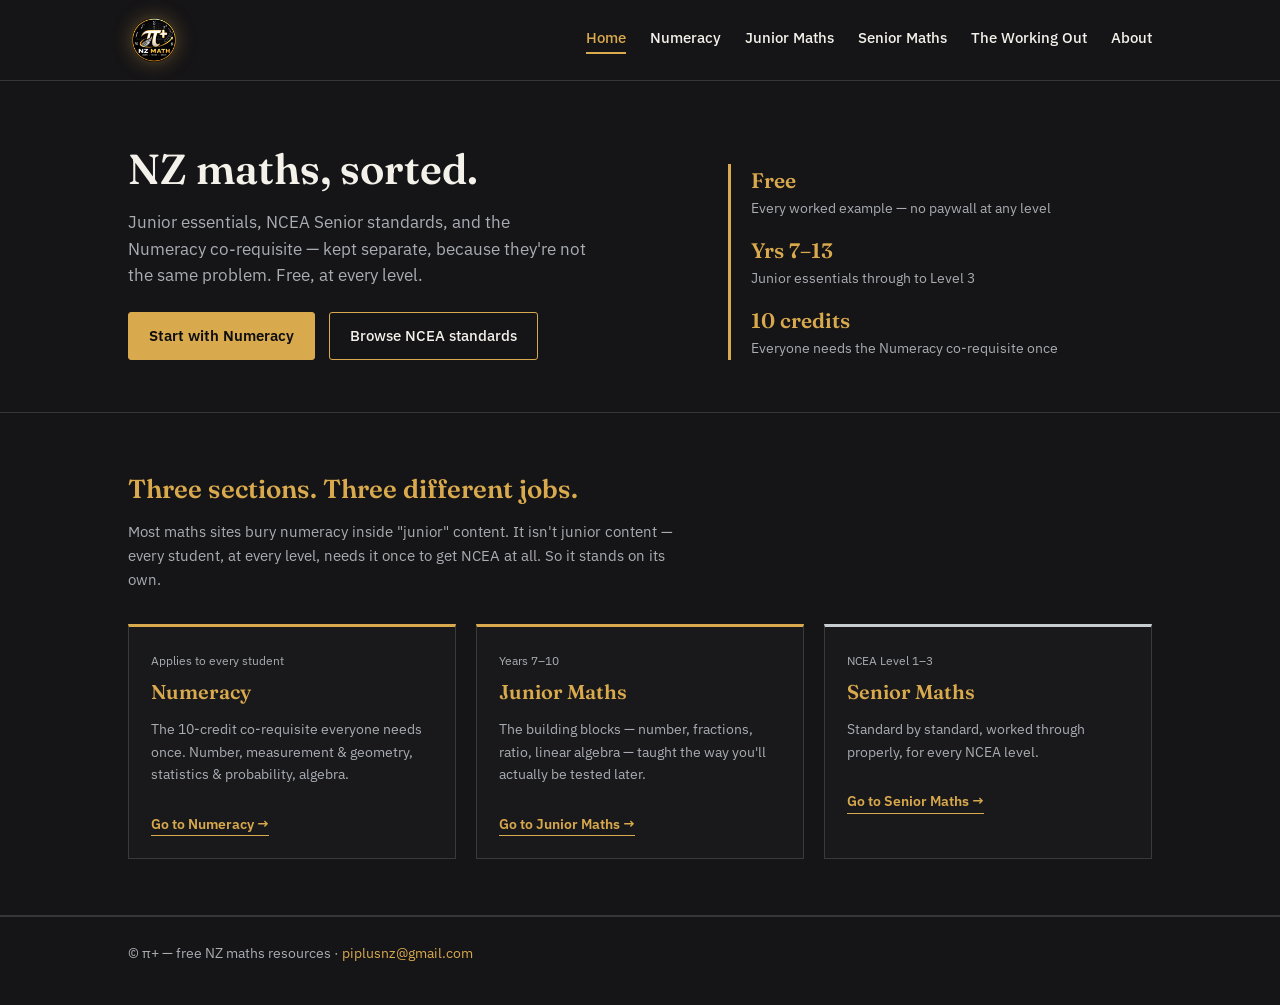
<file: index.html>
<!DOCTYPE html>
<html lang="en">
<head>
<meta charset="UTF-8">
<meta name="viewport" content="width=device-width, initial-scale=1.0">
<title>π+ — NZ Maths, Sorted</title>
<link rel="stylesheet" href="styles.css">
<link rel="icon" type="image/png" href="favicon-circle.png">
</head>
<body>

<header class="site">
  <div class="topbar">
    <div class="brand"><a href="index.html"><img src="logo-header-circle.png" alt="π+ logo" class="logo-img"></a></div>
    <nav class="primary">
      <a href="index.html" class="active">Home</a>
      <a href="numeracy.html">Numeracy</a>
      <a href="junior-maths.html">Junior Maths</a>
      <a href="senior-maths.html">Senior Maths</a>
      <a href="working-out.html">The Working Out</a>
      <a href="about.html">About</a>
    </nav>
  </div>
</header>

<section class="hero">
  <div class="wrap grid">
    <div>
      <h1>NZ maths, sorted.</h1>
      <p class="lede">Junior essentials, NCEA Senior standards, and the Numeracy co-requisite — kept separate, because they're not the same problem. Free, at every level.</p>
      <div class="cta-row">
        <a class="btn solid" href="numeracy.html">Start with Numeracy</a>
        <a class="btn ghost" href="senior-maths.html">Browse NCEA standards</a>
      </div>
    </div>
    <div class="stat-strip">
      <div class="row"><b>Free</b>Every worked example — no paywall at any level</div>
      <div class="row"><b>Yrs 7–13</b>Junior essentials through to Level 3</div>
      <div class="row"><b>10 credits</b>Everyone needs the Numeracy co-requisite once</div>
    </div>
  </div>
</section>

<section class="pillars">
  <div class="wrap">
    <div class="head">
      <h2>Three sections. Three different jobs.</h2>
      <p>Most maths sites bury numeracy inside "junior" content. It isn't junior content — every student, at every level, needs it once to get NCEA at all. So it stands on its own.</p>
    </div>
    <div class="pillar-grid">
      <div class="pillar numeracy">
        <div class="kicker">Applies to every student</div>
        <h3>Numeracy</h3>
        <p>The 10-credit co-requisite everyone needs once. Number, measurement & geometry, statistics & probability, algebra.</p>
        <a class="go" href="numeracy.html">Go to Numeracy →</a>
      </div>
      <div class="pillar">
        <div class="kicker">Years 7–10</div>
        <h3>Junior Maths</h3>
        <p>The building blocks — number, fractions, ratio, linear algebra — taught the way you'll actually be tested later.</p>
        <a class="go" href="junior-maths.html">Go to Junior Maths →</a>
      </div>
      <div class="pillar senior">
        <div class="kicker">NCEA Level 1–3</div>
        <h3>Senior Maths</h3>
        <p>Standard by standard, worked through properly, for every NCEA level.</p>
        <a class="go" href="senior-maths.html">Go to Senior Maths →</a>
      </div>
    </div>
  </div>
</section>

<footer>
  <div class="wrap footer-row">
    <div>© π+ — free NZ maths resources · <a href="mailto:piplusnz@gmail.com" style="color:var(--gold);">piplusnz@gmail.com</a></div>
  </div>
</footer>

</body>
</html>
</file>
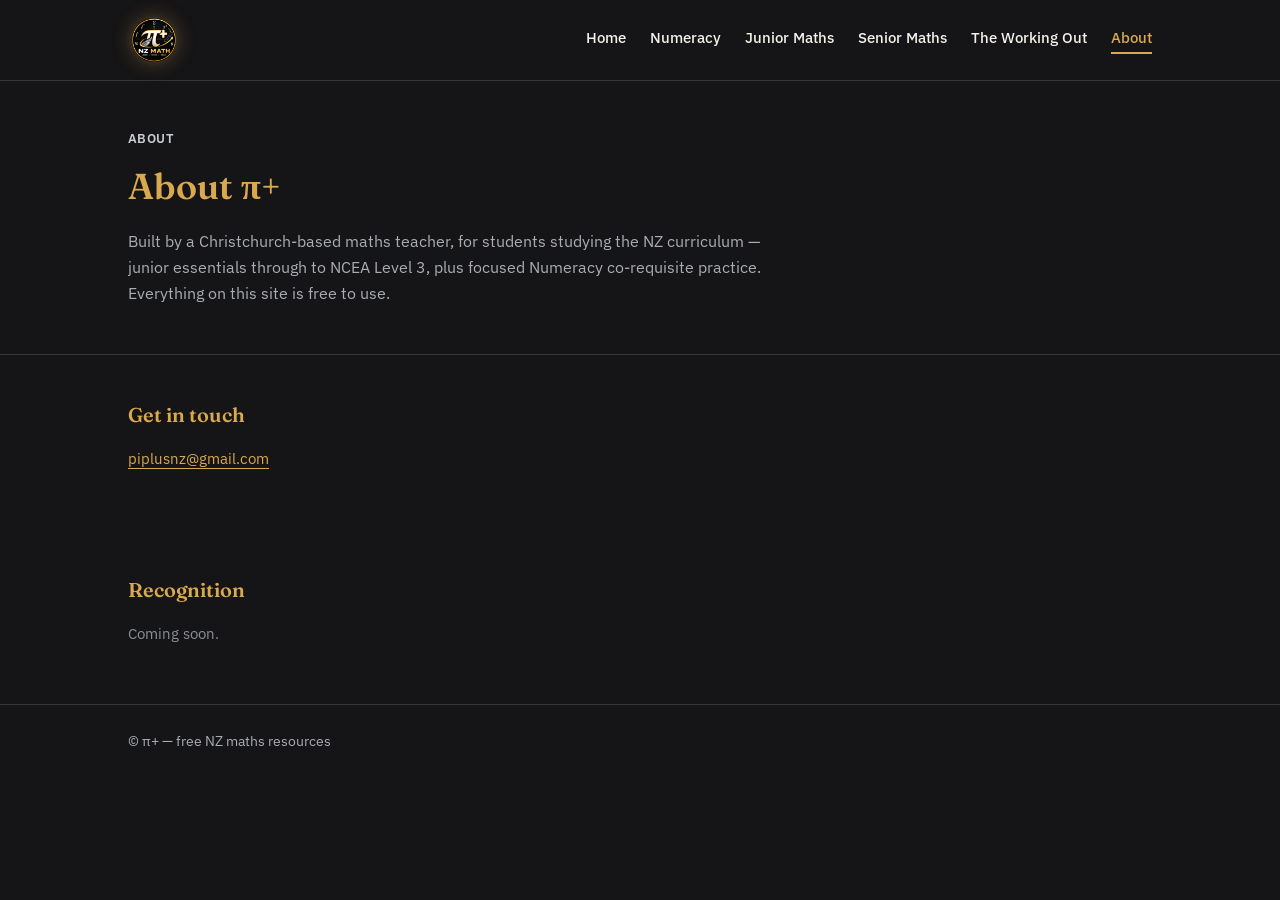
<file: about.html>
<!DOCTYPE html>
<html lang="en">
<head>
<meta charset="UTF-8">
<meta name="viewport" content="width=device-width, initial-scale=1.0">
<title>About — π+</title>
<link rel="stylesheet" href="styles.css">
<link rel="icon" type="image/png" href="favicon-circle.png">
</head>
<body>

<header class="site">
  <div class="topbar">
    <div class="brand"><a href="index.html"><img src="logo-header-circle.png" alt="π+ logo" class="logo-img"></a></div>
    <nav class="primary">
      <a href="index.html">Home</a>
      <a href="numeracy.html">Numeracy</a>
      <a href="junior-maths.html">Junior Maths</a>
      <a href="senior-maths.html">Senior Maths</a>
      <a href="working-out.html">The Working Out</a>
      <a href="about.html" class="active">About</a>
    </nav>
  </div>
</header>

<section class="page-banner">
  <div class="wrap">
    <div class="eyebrow">About</div>
    <h1>About π+</h1>
    <p>Built by a Christchurch-based maths teacher, for students studying the NZ curriculum — junior essentials through to NCEA Level 3, plus focused Numeracy co-requisite practice. Everything on this site is free to use.</p>
  </div>
</section>

<section class="content">
  <div class="wrap">
    <h2 style="font-size:20px; margin-bottom:16px;">Get in touch</h2>
    <p style="font-size:15px; color:var(--muted);">
      <a href="mailto:piplusnz@gmail.com" style="color:var(--gold); border-bottom:1px solid var(--gold);">piplusnz@gmail.com</a>
    </p>
  </div>
</section>

<section class="content">
  <div class="wrap">
    <h2 style="font-size:20px; margin-bottom:16px;">Recognition</h2>
    <p style="font-size:14.5px; color:#8a8f96;">Coming soon.</p>
  </div>
</section>

<footer>
  <div class="wrap footer-row">
    <div>© π+ — free NZ maths resources</div>
  </div>
</footer>

</body>
</html>
</file>
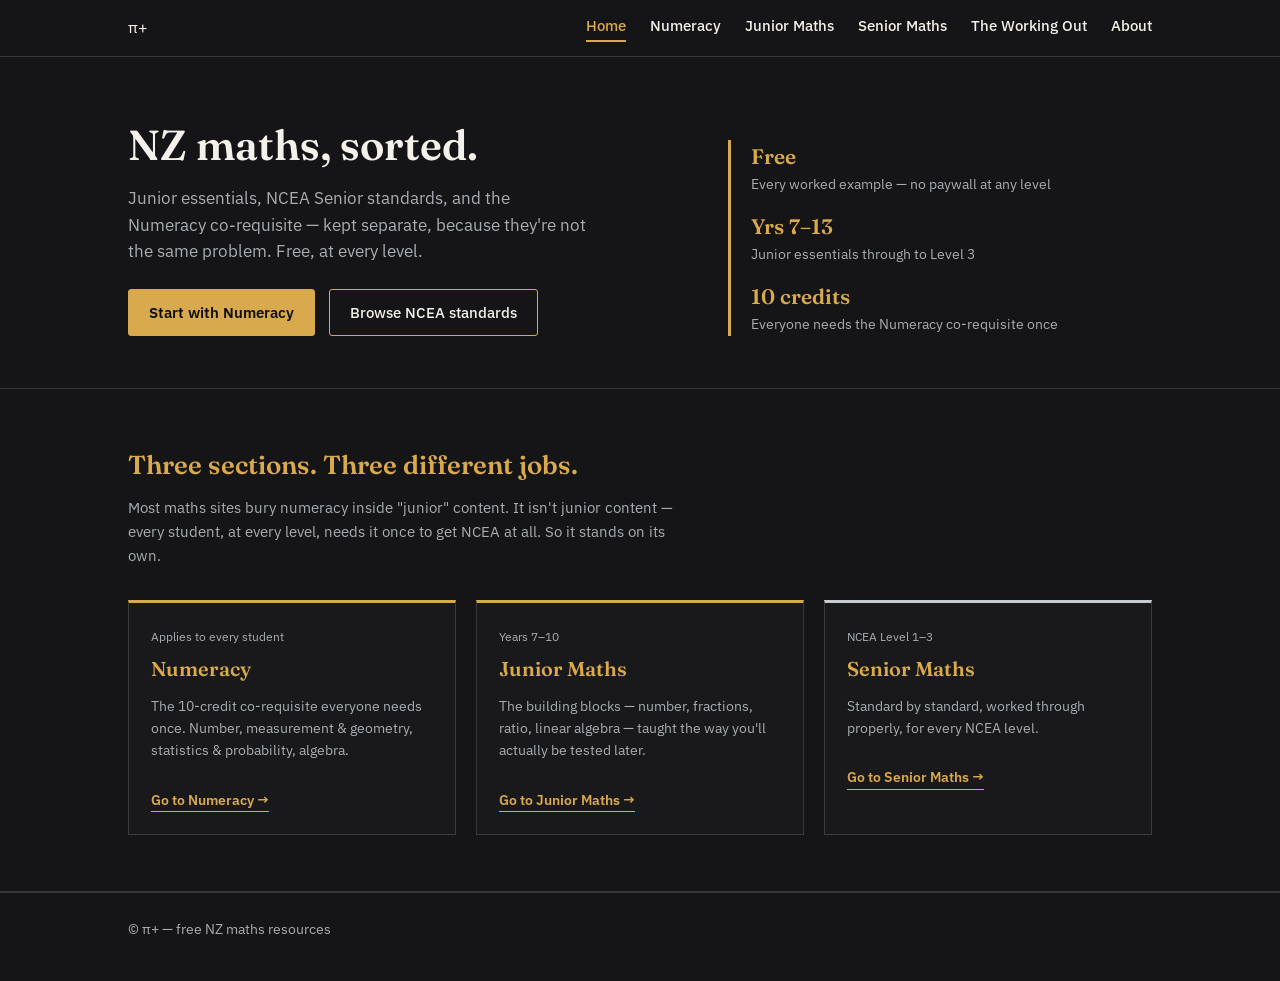
<file: index (2).html>
<!DOCTYPE html>
<html lang="en">
<head>
<meta charset="UTF-8">
<meta name="viewport" content="width=device-width, initial-scale=1.0">
<title>π+ — NZ Maths, Sorted</title>
<link rel="stylesheet" href="styles.css">
</head>
<body>

<header class="site">
  <div class="topbar">
    <div class="brand"><div class="mark">π<span>+</span></div></div>
    <nav class="primary">
      <a href="index.html" class="active">Home</a>
      <a href="numeracy.html">Numeracy</a>
      <a href="junior-maths.html">Junior Maths</a>
      <a href="senior-maths.html">Senior Maths</a>
      <a href="working-out.html">The Working Out</a>
      <a href="about.html">About</a>
    </nav>
  </div>
</header>

<section class="hero">
  <div class="wrap grid">
    <div>
      <h1>NZ maths, sorted.</h1>
      <p class="lede">Junior essentials, NCEA Senior standards, and the Numeracy co-requisite — kept separate, because they're not the same problem. Free, at every level.</p>
      <div class="cta-row">
        <a class="btn solid" href="numeracy.html">Start with Numeracy</a>
        <a class="btn ghost" href="senior-maths.html">Browse NCEA standards</a>
      </div>
    </div>
    <div class="stat-strip">
      <div class="row"><b>Free</b>Every worked example — no paywall at any level</div>
      <div class="row"><b>Yrs 7–13</b>Junior essentials through to Level 3</div>
      <div class="row"><b>10 credits</b>Everyone needs the Numeracy co-requisite once</div>
    </div>
  </div>
</section>

<section class="pillars">
  <div class="wrap">
    <div class="head">
      <h2>Three sections. Three different jobs.</h2>
      <p>Most maths sites bury numeracy inside "junior" content. It isn't junior content — every student, at every level, needs it once to get NCEA at all. So it stands on its own.</p>
    </div>
    <div class="pillar-grid">
      <div class="pillar numeracy">
        <div class="kicker">Applies to every student</div>
        <h3>Numeracy</h3>
        <p>The 10-credit co-requisite everyone needs once. Number, measurement & geometry, statistics & probability, algebra.</p>
        <a class="go" href="numeracy.html">Go to Numeracy →</a>
      </div>
      <div class="pillar">
        <div class="kicker">Years 7–10</div>
        <h3>Junior Maths</h3>
        <p>The building blocks — number, fractions, ratio, linear algebra — taught the way you'll actually be tested later.</p>
        <a class="go" href="junior-maths.html">Go to Junior Maths →</a>
      </div>
      <div class="pillar senior">
        <div class="kicker">NCEA Level 1–3</div>
        <h3>Senior Maths</h3>
        <p>Standard by standard, worked through properly, for every NCEA level.</p>
        <a class="go" href="senior-maths.html">Go to Senior Maths →</a>
      </div>
    </div>
  </div>
</section>

<footer>
  <div class="wrap footer-row">
    <div>© π+ — free NZ maths resources</div>
  </div>
</footer>

</body>
</html>
</file>
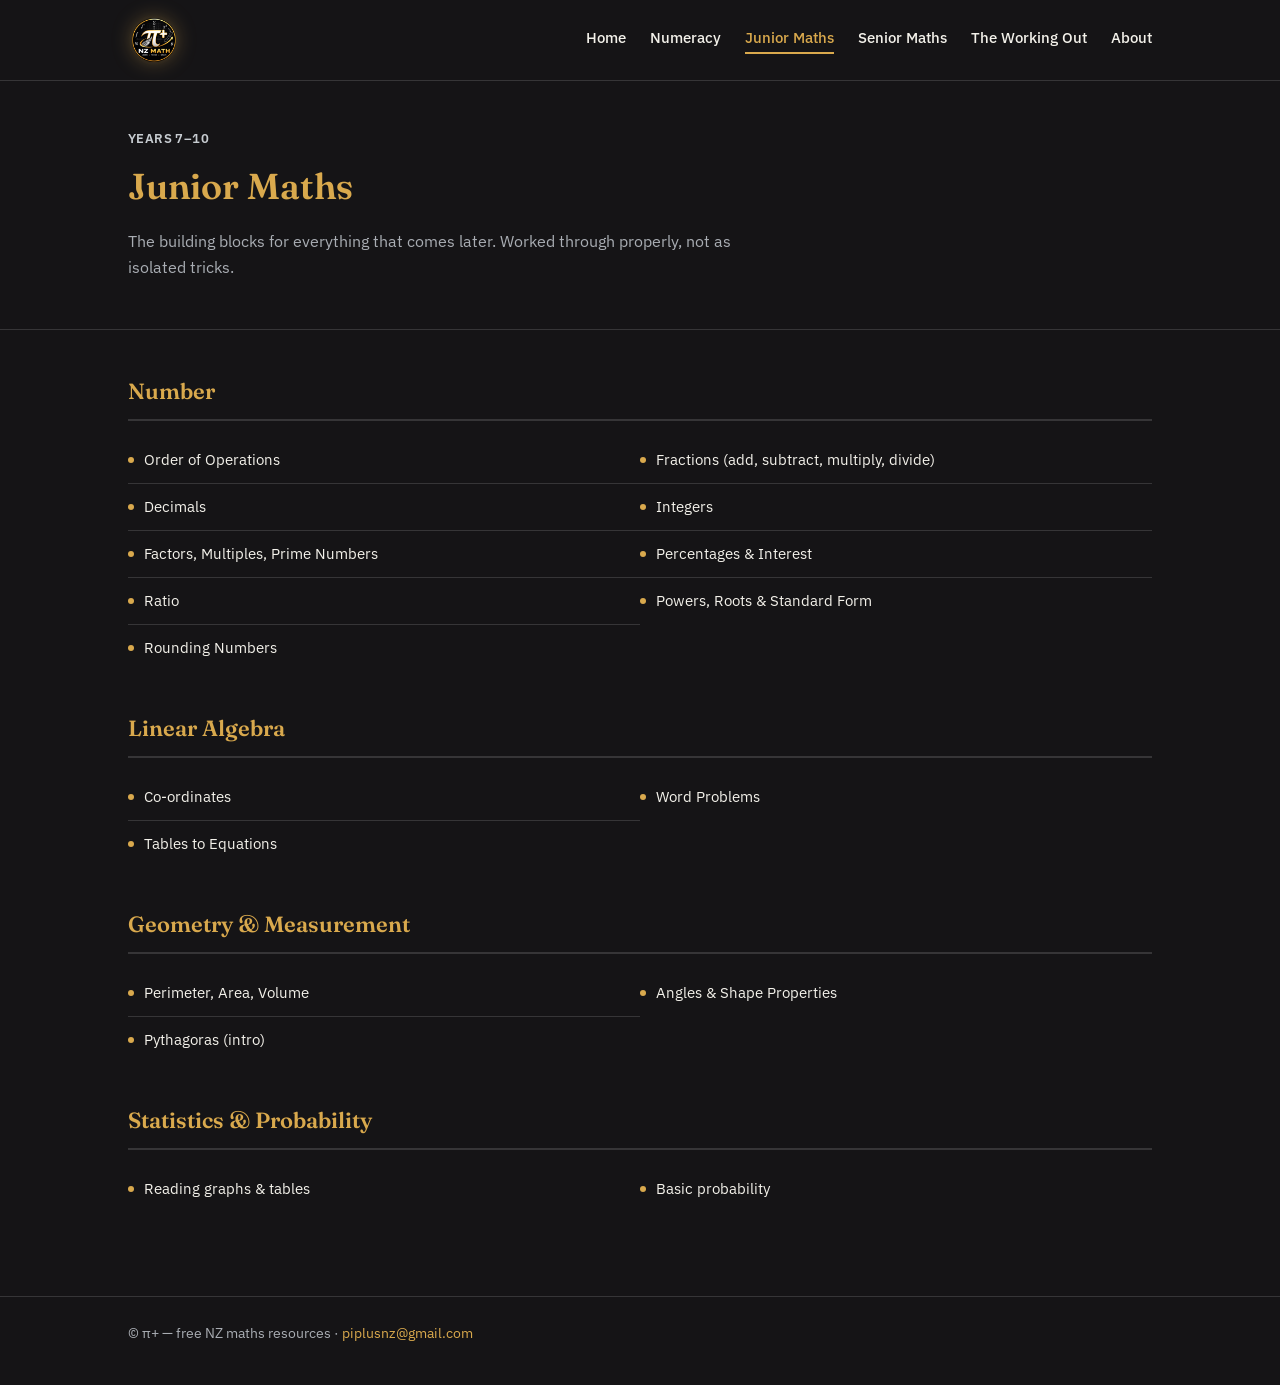
<file: junior-maths.html>
<!DOCTYPE html>
<html lang="en">
<head>
<meta charset="UTF-8">
<meta name="viewport" content="width=device-width, initial-scale=1.0">
<title>Junior Maths — π+</title>
<link rel="stylesheet" href="styles.css">
<link rel="icon" type="image/png" href="favicon-circle.png">
</head>
<body>

<header class="site">
  <div class="topbar">
    <div class="brand"><a href="index.html"><img src="logo-header-circle.png" alt="π+ logo" class="logo-img"></a></div>
    <nav class="primary">
      <a href="index.html">Home</a>
      <a href="numeracy.html">Numeracy</a>
      <a href="junior-maths.html" class="active">Junior Maths</a>
      <a href="senior-maths.html">Senior Maths</a>
      <a href="working-out.html">The Working Out</a>
      <a href="about.html">About</a>
    </nav>
  </div>
</header>

<section class="page-banner">
  <div class="wrap">
    <div class="eyebrow">Years 7–10</div>
    <h1>Junior Maths</h1>
    <p>The building blocks for everything that comes later. Worked through properly, not as isolated tricks.</p>
  </div>
</section>

<section class="content">
  <div class="wrap">
    <div class="strand">
      <h2>Number</h2>
      <ul class="topic-list">
        <li><span class="dot"></span>Order of Operations</li>
        <li><span class="dot"></span>Fractions (add, subtract, multiply, divide)</li>
        <li><span class="dot"></span>Decimals</li>
        <li><span class="dot"></span>Integers</li>
        <li><span class="dot"></span>Factors, Multiples, Prime Numbers</li>
        <li><span class="dot"></span>Percentages & Interest</li>
        <li><span class="dot"></span>Ratio</li>
        <li><span class="dot"></span>Powers, Roots & Standard Form</li>
        <li><span class="dot"></span>Rounding Numbers</li>
      </ul>
    </div>
    <div class="strand">
      <h2>Linear Algebra</h2>
      <ul class="topic-list">
        <li><span class="dot"></span>Co-ordinates</li>
        <li><span class="dot"></span>Word Problems</li>
        <li><span class="dot"></span>Tables to Equations</li>
      </ul>
    </div>
    <div class="strand">
      <h2>Geometry & Measurement</h2>
      <ul class="topic-list">
        <li><span class="dot"></span>Perimeter, Area, Volume</li>
        <li><span class="dot"></span>Angles & Shape Properties</li>
        <li><span class="dot"></span>Pythagoras (intro)</li>
      </ul>
    </div>
    <div class="strand">
      <h2>Statistics & Probability</h2>
      <ul class="topic-list">
        <li><span class="dot"></span>Reading graphs & tables</li>
        <li><span class="dot"></span>Basic probability</li>
      </ul>
    </div>
  </div>
</section>

<footer>
  <div class="wrap footer-row">
    <div>© π+ — free NZ maths resources · <a href="mailto:piplusnz@gmail.com" style="color:var(--gold);">piplusnz@gmail.com</a></div>
  </div>
</footer>

</body>
</html>
</file>
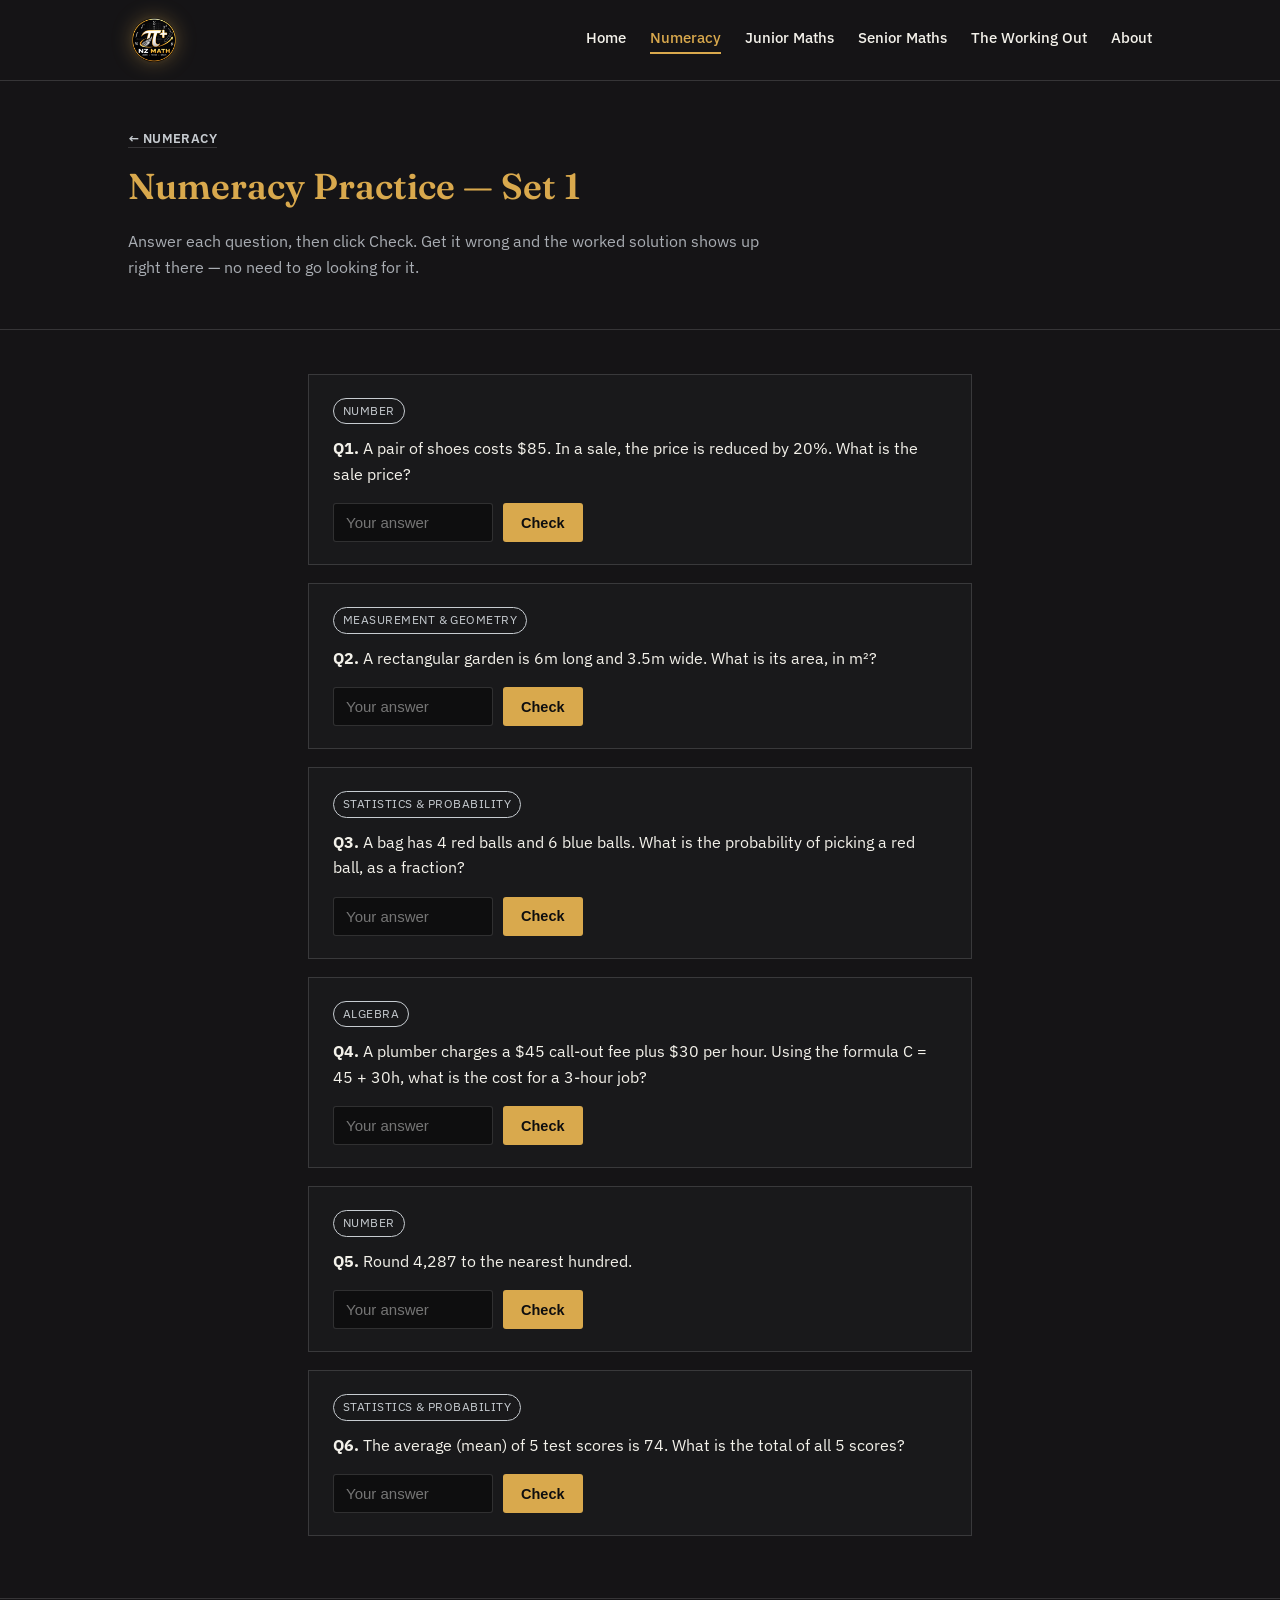
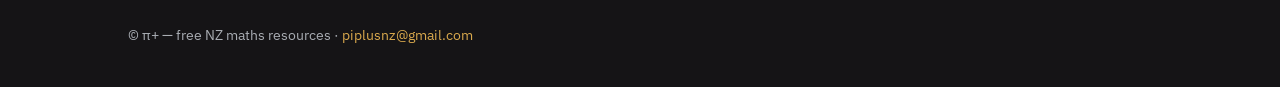
<file: numeracy-practice.html>
<!DOCTYPE html>
<html lang="en">
<head>
<meta charset="UTF-8">
<meta name="viewport" content="width=device-width, initial-scale=1.0">
<title>Numeracy Practice — π+</title>
<link rel="stylesheet" href="styles.css">
<link rel="icon" type="image/png" href="favicon-circle.png">
<style>
  .qcard{background:var(--panel); border:1px solid var(--line); padding:22px 24px; margin-bottom:18px;}
  .qcard .tag{display:inline-block; font-size:11.5px; letter-spacing:.04em; text-transform:uppercase; color:var(--silver); border:1px solid var(--silver); padding:3px 9px; border-radius:20px; margin-bottom:12px;}
  .qcard p.prompt{font-size:16px; color:var(--ink); margin:0 0 16px;}
  .qcard .answer-row{display:flex; gap:10px; flex-wrap:wrap;}
  .qcard input[type=text]{background:#0E0E0F; border:1px solid var(--line); color:var(--ink); padding:10px 12px; font-size:15px; border-radius:var(--radius); width:160px;}
  .qcard button{background:var(--gold); color:#0E0E0F; border:none; padding:10px 18px; font-weight:600; font-size:14.5px; border-radius:var(--radius); cursor:pointer;}
  .qcard button:hover{background:var(--silver);}
  .feedback{margin-top:14px; font-size:14.5px; padding:10px 14px; border-radius:var(--radius); display:none;}
  .feedback.correct{background:rgba(122,200,120,0.12); color:#8FD98A; display:block;}
  .feedback.incorrect{background:rgba(217,110,90,0.12); color:#E38C79; display:block;}
  .steps{margin-top:12px; padding:14px 16px; background:#0E0E0F; border-left:3px solid var(--gold); font-size:14px; color:var(--muted); display:none;}
  .steps.show{display:block;}
  .steps ol{margin:8px 0 0; padding-left:20px;}
  .steps li{margin-bottom:6px;}
  #summary{background:var(--panel); border:1px solid var(--gold); padding:22px 24px; margin-top:28px;}
  #summary h3{font-size:18px; margin-bottom:14px;}
  .skill-row{display:flex; justify-content:space-between; align-items:center; padding:8px 0; border-top:1px solid var(--line); font-size:14.5px;}
  .skill-row:first-of-type{border-top:none;}
  .bar-bg{background:#0E0E0F; border-radius:20px; height:8px; width:140px; overflow:hidden;}
  .bar-fill{background:var(--gold); height:100%; border-radius:20px;}
</style>
</head>
<body>

<header class="site">
  <div class="topbar">
    <div class="brand"><a href="index.html"><img src="logo-header-circle.png" alt="π+ logo" class="logo-img"></a></div>
    <nav class="primary">
      <a href="index.html">Home</a>
      <a href="numeracy.html" class="active">Numeracy</a>
      <a href="junior-maths.html">Junior Maths</a>
      <a href="senior-maths.html">Senior Maths</a>
      <a href="working-out.html">The Working Out</a>
      <a href="about.html">About</a>
    </nav>
  </div>
</header>

<section class="page-banner">
  <div class="wrap">
    <div class="eyebrow"><a href="numeracy.html">← Numeracy</a></div>
    <h1>Numeracy Practice — Set 1</h1>
    <p>Answer each question, then click Check. Get it wrong and the worked solution shows up right there — no need to go looking for it.</p>
  </div>
</section>

<section class="content">
  <div class="wrap" style="max-width:720px;">
    <div id="questions"></div>
    <div id="summary" style="display:none;">
      <h3>Your skills, by strand</h3>
      <div id="skill-breakdown"></div>
    </div>
  </div>
</section>

<footer>
  <div class="wrap footer-row">
    <div>© π+ — free NZ maths resources · <a href="mailto:piplusnz@gmail.com" style="color:var(--gold);">piplusnz@gmail.com</a></div>
  </div>
</footer>

<script>
const questions = [
  {
    id: 'q1',
    skill: 'Number',
    prompt: 'A pair of shoes costs $85. In a sale, the price is reduced by 20%. What is the sale price?',
    accept: ['68'],
    tolerance: 0,
    steps: [
      '20% of $85 = 0.20 × 85 = $17',
      'Sale price = original price − discount = 85 − 17',
      'Sale price = $68'
    ]
  },
  {
    id: 'q2',
    skill: 'Measurement & Geometry',
    prompt: 'A rectangular garden is 6m long and 3.5m wide. What is its area, in m²?',
    accept: ['21'],
    tolerance: 0.1,
    steps: [
      'Area of a rectangle = length × width',
      'Area = 6 × 3.5',
      'Area = 21 m²'
    ]
  },
  {
    id: 'q3',
    skill: 'Statistics & Probability',
    prompt: 'A bag has 4 red balls and 6 blue balls. What is the probability of picking a red ball, as a fraction?',
    accept: ['2/5', '0.4'],
    tolerance: 0.01,
    steps: [
      'Total balls = 4 + 6 = 10',
      'Probability = favourable outcomes ÷ total outcomes = 4/10',
      'Simplify: 4/10 = 2/5 (or 0.4)'
    ]
  },
  {
    id: 'q4',
    skill: 'Algebra',
    prompt: 'A plumber charges a $45 call-out fee plus $30 per hour. Using the formula C = 45 + 30h, what is the cost for a 3-hour job?',
    accept: ['135'],
    tolerance: 0,
    steps: [
      'Substitute h = 3 into C = 45 + 30h',
      'C = 45 + 30(3) = 45 + 90',
      'C = $135'
    ]
  },
  {
    id: 'q5',
    skill: 'Number',
    prompt: 'Round 4,287 to the nearest hundred.',
    accept: ['4300'],
    tolerance: 0,
    steps: [
      'Look at the tens digit to decide rounding direction: 4,2[8]7',
      '8 is 5 or more, so round the hundreds digit up',
      '4,287 rounds to 4,300'
    ]
  },
  {
    id: 'q6',
    skill: 'Statistics & Probability',
    prompt: 'The average (mean) of 5 test scores is 74. What is the total of all 5 scores?',
    accept: ['370'],
    tolerance: 0,
    steps: [
      'Mean = total ÷ number of scores',
      '74 = total ÷ 5',
      'Total = 74 × 5 = 370'
    ]
  }
];

const results = {};

function normalise(str){
  return str.trim().toLowerCase().replace(/\$/g, '').replace(/,/g, '');
}

function checkAnswer(q, given){
  const g = normalise(given);
  for (const a of q.accept){
    const acceptNorm = normalise(a);
    const num = parseFloat(g);
    const acceptNum = parseFloat(acceptNorm);
    if (!isNaN(num) && !isNaN(acceptNum) && q.tolerance !== undefined){
      if (Math.abs(num - acceptNum) <= q.tolerance) return true;
    }
    if (g === acceptNorm) return true;
  }
  return false;
}

function render(){
  const container = document.getElementById('questions');
  questions.forEach((q, i) => {
    const card = document.createElement('div');
    card.className = 'qcard';
    card.innerHTML = `
      <div class="tag">${q.skill}</div>
      <p class="prompt"><strong>Q${i+1}.</strong> ${q.prompt}</p>
      <div class="answer-row">
        <input type="text" id="input-${q.id}" placeholder="Your answer">
        <button onclick="submitAnswer('${q.id}')">Check</button>
      </div>
      <div class="feedback" id="feedback-${q.id}"></div>
      <div class="steps" id="steps-${q.id}">
        <strong>Worked solution:</strong>
        <ol>${q.steps.map(s => `<li>${s}</li>`).join('')}</ol>
      </div>
    `;
    container.appendChild(card);
  });
}

function submitAnswer(id){
  const q = questions.find(q => q.id === id);
  const input = document.getElementById(`input-${id}`);
  const feedback = document.getElementById(`feedback-${id}`);
  const steps = document.getElementById(`steps-${id}`);
  const correct = checkAnswer(q, input.value);

  results[id] = correct;

  if (correct){
    feedback.className = 'feedback correct';
    feedback.textContent = "That's correct!";
    steps.classList.remove('show');
  } else {
    feedback.className = 'feedback incorrect';
    feedback.textContent = "Not quite — here's how to get there:";
    steps.classList.add('show');
  }

  updateSummary();
}

function updateSummary(){
  const answered = Object.keys(results).length;
  if (answered === 0) return;

  const summary = document.getElementById('summary');
  summary.style.display = 'block';

  const bySkill = {};
  questions.forEach(q => {
    if (!(q.skill in bySkill)) bySkill[q.skill] = {correct: 0, total: 0};
    if (q.id in results){
      bySkill[q.skill].total++;
      if (results[q.id]) bySkill[q.skill].correct++;
    }
  });

  const breakdown = document.getElementById('skill-breakdown');
  breakdown.innerHTML = Object.entries(bySkill).map(([skill, r]) => {
    const pct = r.total ? Math.round((r.correct / r.total) * 100) : 0;
    return `
      <div class="skill-row">
        <span>${skill} — ${r.correct}/${r.total}</span>
        <div class="bar-bg"><div class="bar-fill" style="width:${pct}%"></div></div>
      </div>
    `;
  }).join('');
}

render();
</script>

</body>
</html>
</file>
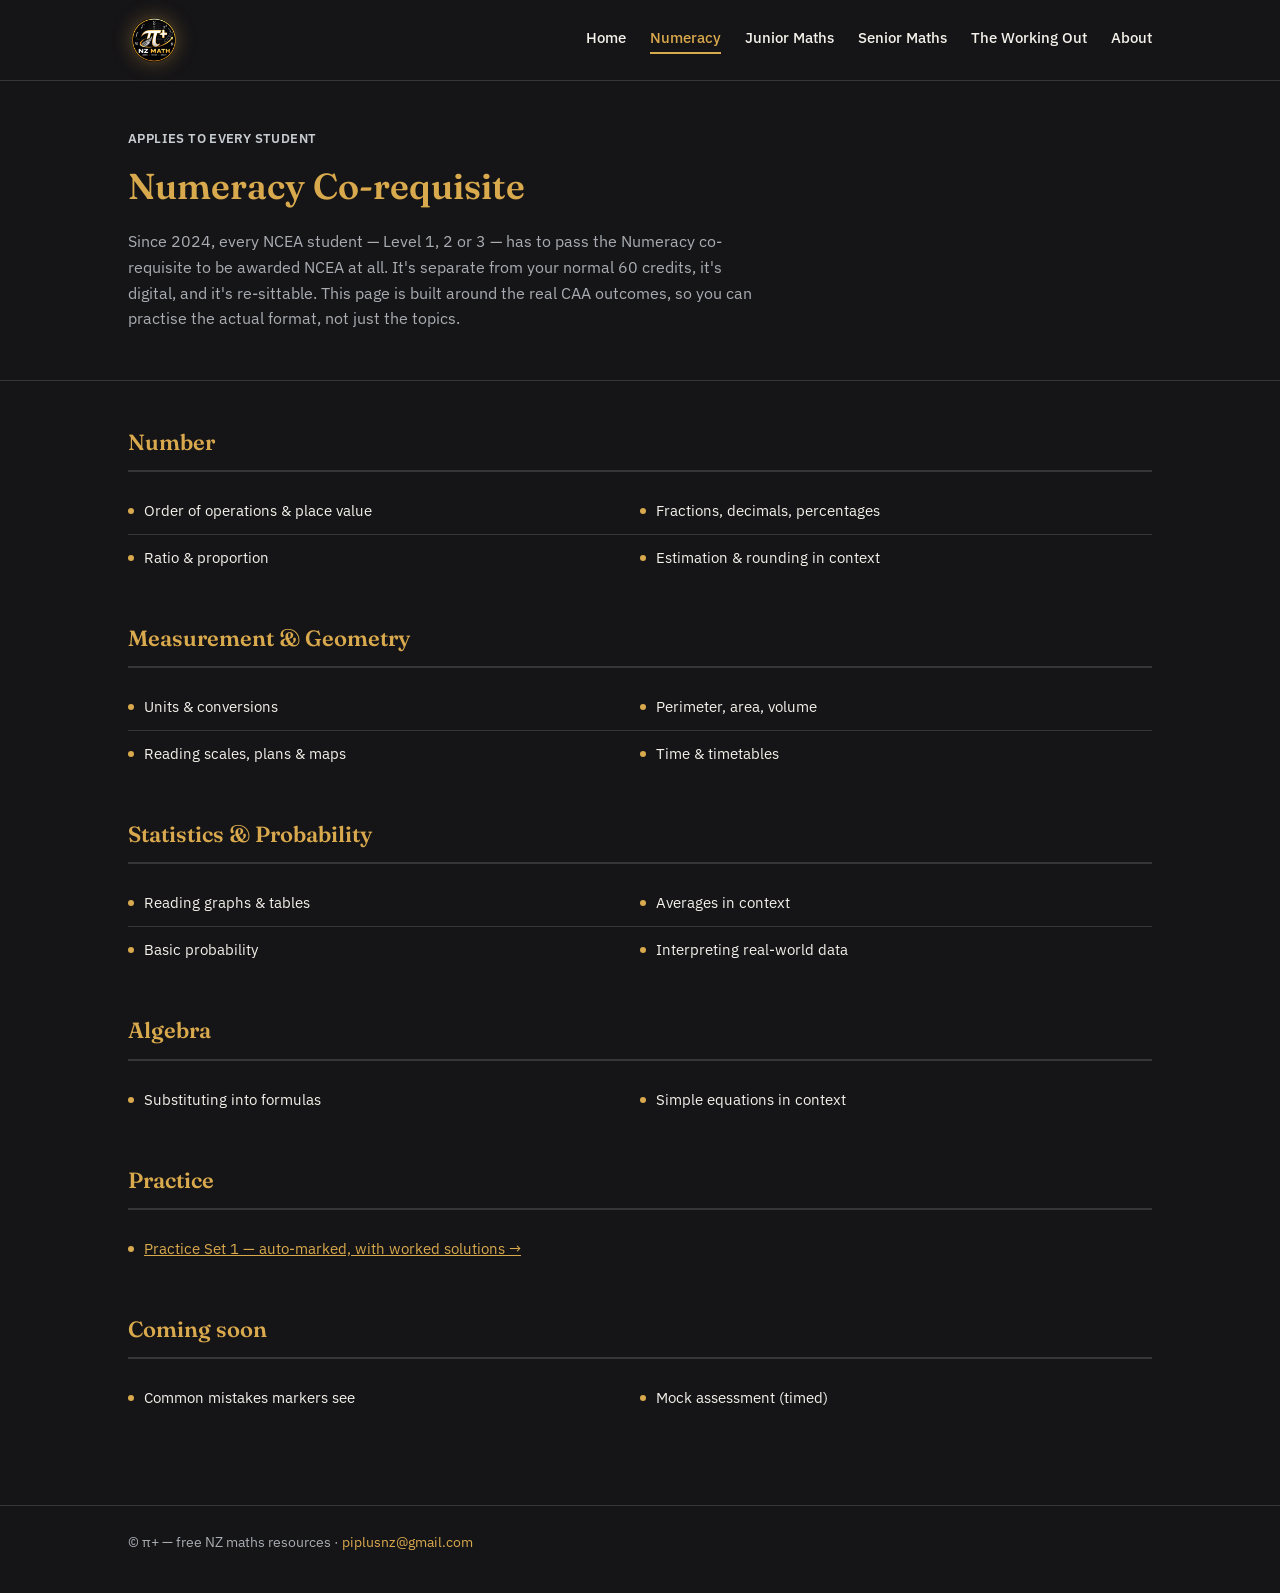
<file: numeracy.html>
<!DOCTYPE html>
<html lang="en">
<head>
<meta charset="UTF-8">
<meta name="viewport" content="width=device-width, initial-scale=1.0">
<title>Numeracy — π+</title>
<link rel="stylesheet" href="styles.css">
<link rel="icon" type="image/png" href="favicon-circle.png">
</head>
<body>

<header class="site">
  <div class="topbar">
    <div class="brand"><a href="index.html"><img src="logo-header-circle.png" alt="π+ logo" class="logo-img"></a></div>
    <nav class="primary">
      <a href="index.html">Home</a>
      <a href="numeracy.html" class="active">Numeracy</a>
      <a href="junior-maths.html">Junior Maths</a>
      <a href="senior-maths.html">Senior Maths</a>
      <a href="working-out.html">The Working Out</a>
      <a href="about.html">About</a>
    </nav>
  </div>
</header>

<section class="page-banner">
  <div class="wrap">
    <div class="eyebrow">Applies to every student</div>
    <h1>Numeracy Co-requisite</h1>
    <p>Since 2024, every NCEA student — Level 1, 2 or 3 — has to pass the Numeracy co-requisite to be awarded NCEA at all. It's separate from your normal 60 credits, it's digital, and it's re-sittable. This page is built around the real CAA outcomes, so you can practise the actual format, not just the topics.</p>
  </div>
</section>

<section class="content">
  <div class="wrap">
    <div class="strand">
      <h2>Number</h2>
      <ul class="topic-list">
        <li><span class="dot"></span>Order of operations & place value</li>
        <li><span class="dot"></span>Fractions, decimals, percentages</li>
        <li><span class="dot"></span>Ratio & proportion</li>
        <li><span class="dot"></span>Estimation & rounding in context</li>
      </ul>
    </div>
    <div class="strand">
      <h2>Measurement & Geometry</h2>
      <ul class="topic-list">
        <li><span class="dot"></span>Units & conversions</li>
        <li><span class="dot"></span>Perimeter, area, volume</li>
        <li><span class="dot"></span>Reading scales, plans & maps</li>
        <li><span class="dot"></span>Time & timetables</li>
      </ul>
    </div>
    <div class="strand">
      <h2>Statistics & Probability</h2>
      <ul class="topic-list">
        <li><span class="dot"></span>Reading graphs & tables</li>
        <li><span class="dot"></span>Averages in context</li>
        <li><span class="dot"></span>Basic probability</li>
        <li><span class="dot"></span>Interpreting real-world data</li>
      </ul>
    </div>
    <div class="strand">
      <h2>Algebra</h2>
      <ul class="topic-list">
        <li><span class="dot"></span>Substituting into formulas</li>
        <li><span class="dot"></span>Simple equations in context</li>
      </ul>
    </div>
    <div class="strand">
      <h2>Practice</h2>
      <ul class="topic-list">
        <li><span class="dot"></span><a href="numeracy-practice.html" style="color:var(--gold); text-decoration:underline;">Practice Set 1 — auto-marked, with worked solutions →</a></li>
      </ul>
    </div>
    <div class="strand">
      <h2>Coming soon</h2>
      <ul class="topic-list">
        <li><span class="dot"></span>Common mistakes markers see</li>
        <li><span class="dot"></span>Mock assessment (timed)</li>
      </ul>
    </div>
  </div>
</section>

<footer>
  <div class="wrap footer-row">
    <div>© π+ — free NZ maths resources · <a href="mailto:piplusnz@gmail.com" style="color:var(--gold);">piplusnz@gmail.com</a></div>
  </div>
</footer>

</body>
</html>
</file>
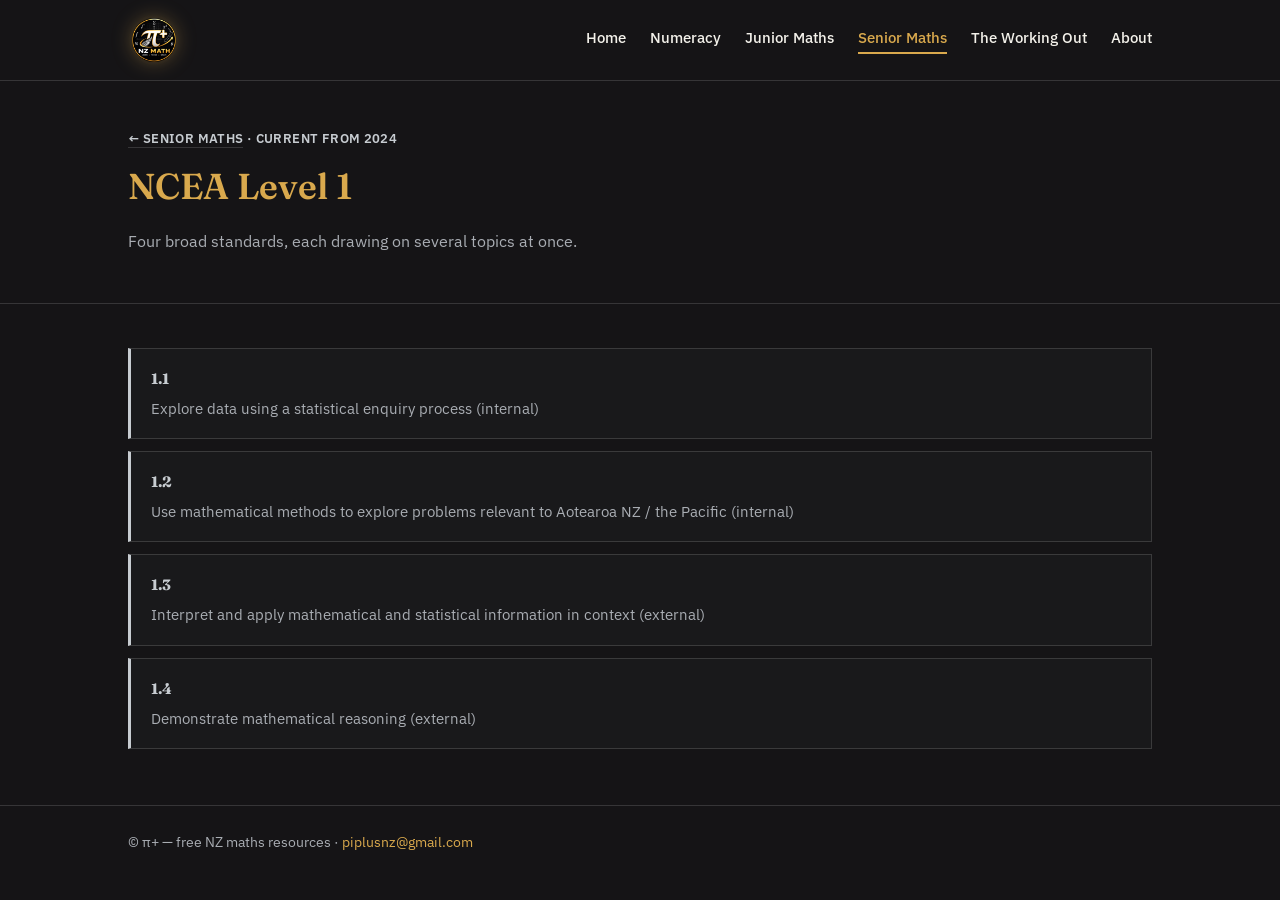
<file: senior-level1.html>
<!DOCTYPE html>
<html lang="en">
<head>
<meta charset="UTF-8">
<meta name="viewport" content="width=device-width, initial-scale=1.0">
<title>Level 1 — π+</title>
<link rel="stylesheet" href="styles.css">
<link rel="icon" type="image/png" href="favicon-circle.png">
</head>
<body>

<header class="site">
  <div class="topbar">
    <div class="brand"><a href="index.html"><img src="logo-header-circle.png" alt="π+ logo" class="logo-img"></a></div>
    <nav class="primary">
      <a href="index.html">Home</a>
      <a href="numeracy.html">Numeracy</a>
      <a href="junior-maths.html">Junior Maths</a>
      <a href="senior-maths.html" class="active">Senior Maths</a>
      <a href="working-out.html">The Working Out</a>
      <a href="about.html">About</a>
    </nav>
  </div>
</header>

<section class="page-banner">
  <div class="wrap">
    <div class="eyebrow"><a href="senior-maths.html">← Senior Maths</a> · Current from 2024</div>
    <h1>NCEA Level 1</h1>
    <p>Four broad standards, each drawing on several topics at once.</p>
  </div>
</section>

<section class="content">
  <div class="wrap">
    <div class="standard">
      <div class="code">1.1</div>
      <p>Explore data using a statistical enquiry process (internal)</p>
    </div>
    <div class="standard">
      <div class="code">1.2</div>
      <p>Use mathematical methods to explore problems relevant to Aotearoa NZ / the Pacific (internal)</p>
    </div>
    <div class="standard">
      <div class="code">1.3</div>
      <p>Interpret and apply mathematical and statistical information in context (external)</p>
    </div>
    <div class="standard">
      <div class="code">1.4</div>
      <p>Demonstrate mathematical reasoning (external)</p>
    </div>
  </div>
</section>

<footer>
  <div class="wrap footer-row">
    <div>© π+ — free NZ maths resources · <a href="mailto:piplusnz@gmail.com" style="color:var(--gold);">piplusnz@gmail.com</a></div>
  </div>
</footer>

</body>
</html>
</file>
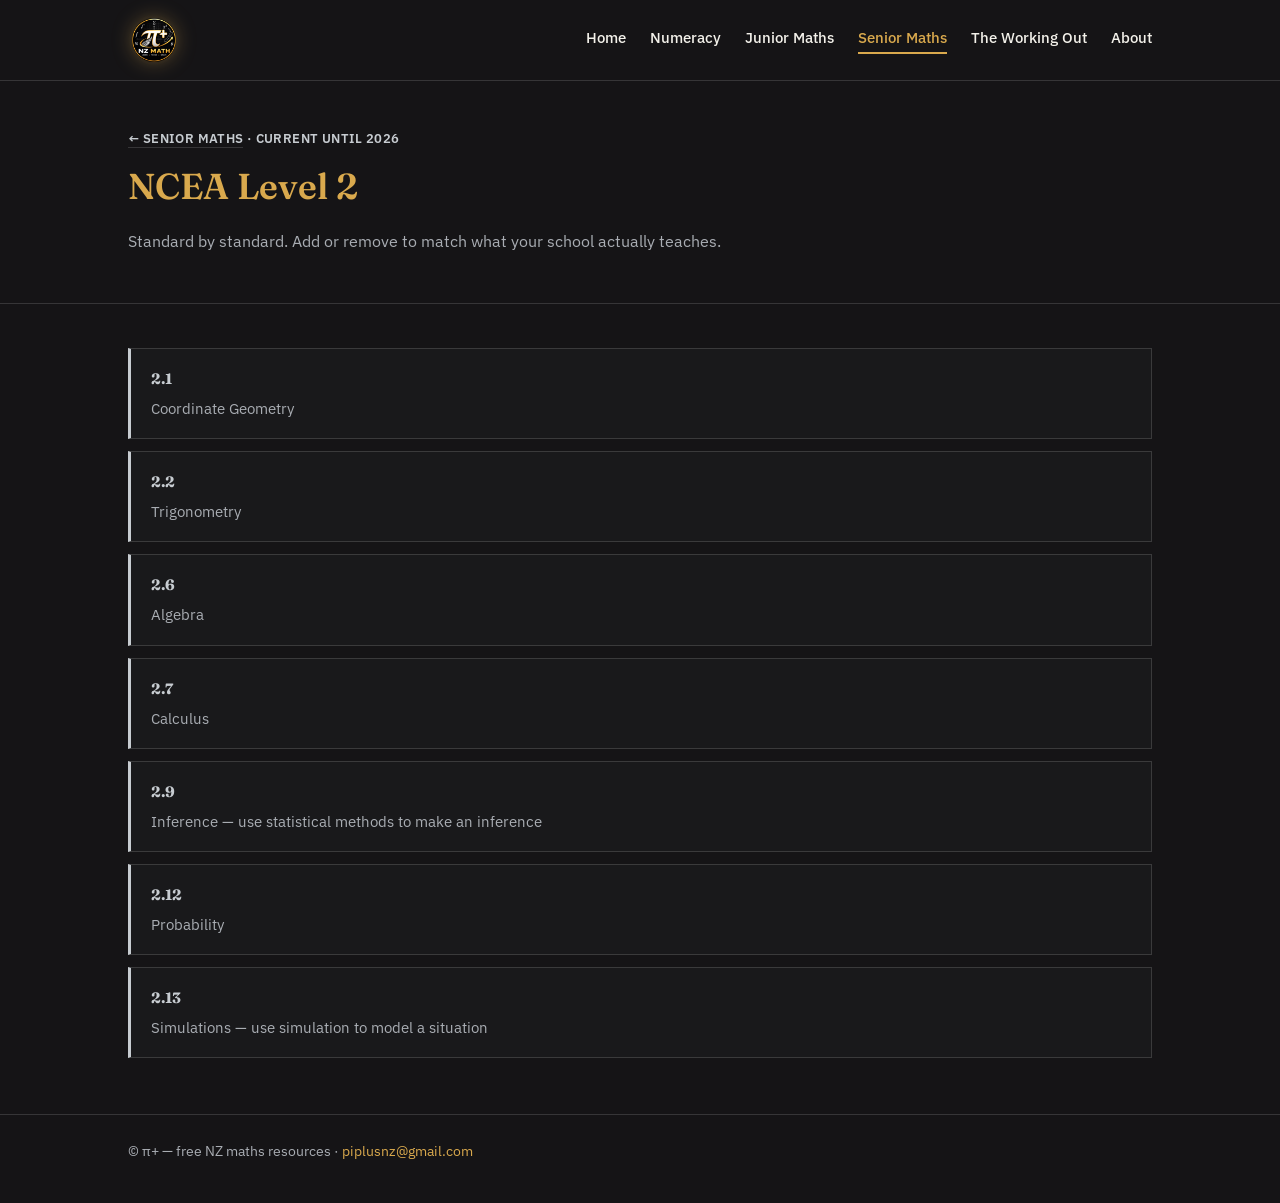
<file: senior-level2.html>
<!DOCTYPE html>
<html lang="en">
<head>
<meta charset="UTF-8">
<meta name="viewport" content="width=device-width, initial-scale=1.0">
<title>Level 2 — π+</title>
<link rel="stylesheet" href="styles.css">
<link rel="icon" type="image/png" href="favicon-circle.png">
</head>
<body>

<header class="site">
  <div class="topbar">
    <div class="brand"><a href="index.html"><img src="logo-header-circle.png" alt="π+ logo" class="logo-img"></a></div>
    <nav class="primary">
      <a href="index.html">Home</a>
      <a href="numeracy.html">Numeracy</a>
      <a href="junior-maths.html">Junior Maths</a>
      <a href="senior-maths.html" class="active">Senior Maths</a>
      <a href="working-out.html">The Working Out</a>
      <a href="about.html">About</a>
    </nav>
  </div>
</header>

<section class="page-banner">
  <div class="wrap">
    <div class="eyebrow"><a href="senior-maths.html">← Senior Maths</a> · Current until 2026</div>
    <h1>NCEA Level 2</h1>
    <p>Standard by standard. Add or remove to match what your school actually teaches.</p>
  </div>
</section>

<section class="content">
  <div class="wrap">
    <div class="standard"><div class="code">2.1</div><p>Coordinate Geometry</p></div>
    <div class="standard"><div class="code">2.2</div><p>Trigonometry</p></div>
    <div class="standard"><div class="code">2.6</div><p>Algebra</p></div>
    <div class="standard"><div class="code">2.7</div><p>Calculus</p></div>
    <div class="standard"><div class="code">2.9</div><p>Inference — use statistical methods to make an inference</p></div>
    <div class="standard"><div class="code">2.12</div><p>Probability</p></div>
    <div class="standard"><div class="code">2.13</div><p>Simulations — use simulation to model a situation</p></div>
  </div>
</section>

<footer>
  <div class="wrap footer-row">
    <div>© π+ — free NZ maths resources · <a href="mailto:piplusnz@gmail.com" style="color:var(--gold);">piplusnz@gmail.com</a></div>
  </div>
</footer>

</body>
</html>
</file>
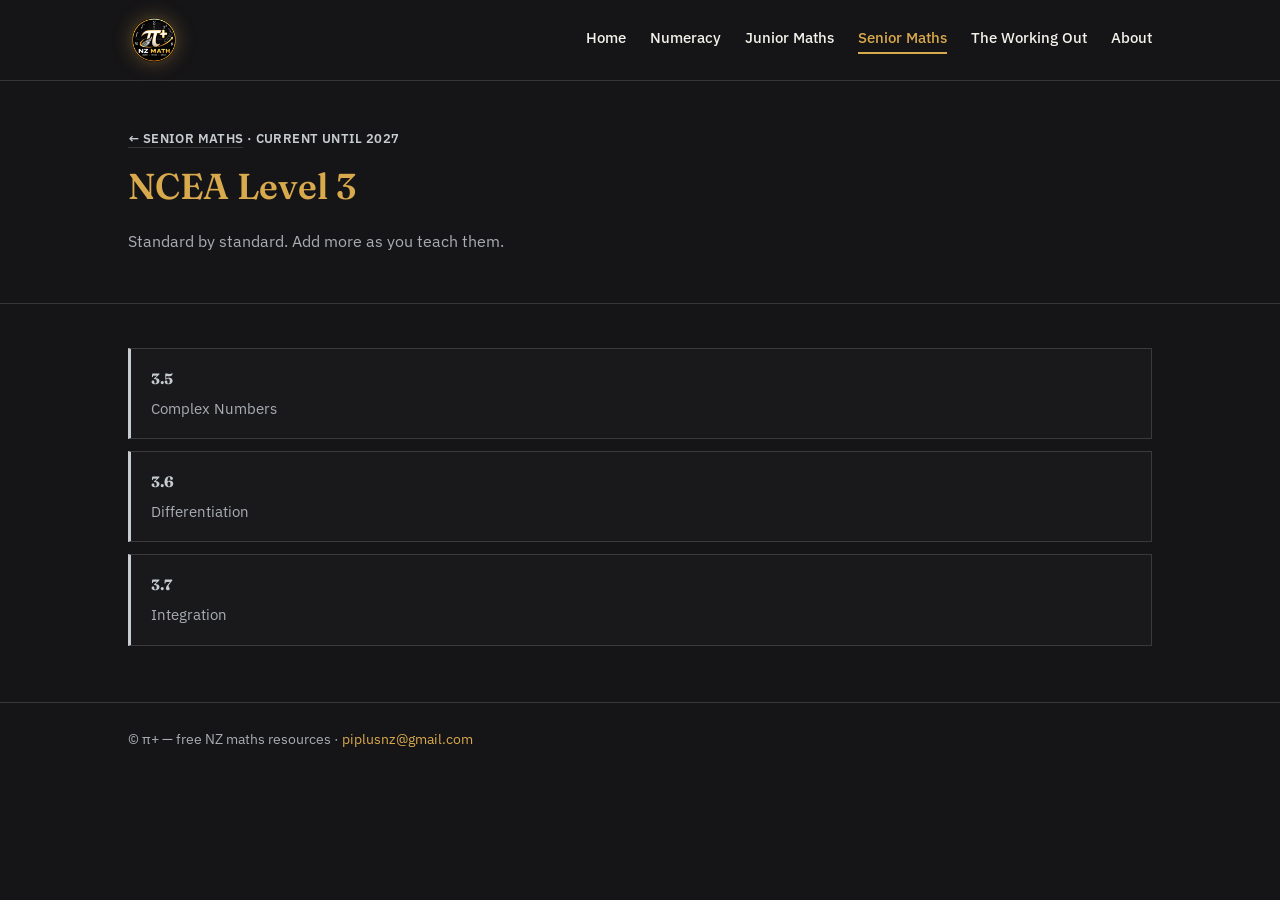
<file: senior-level3.html>
<!DOCTYPE html>
<html lang="en">
<head>
<meta charset="UTF-8">
<meta name="viewport" content="width=device-width, initial-scale=1.0">
<title>Level 3 — π+</title>
<link rel="stylesheet" href="styles.css">
<link rel="icon" type="image/png" href="favicon-circle.png">
</head>
<body>

<header class="site">
  <div class="topbar">
    <div class="brand"><a href="index.html"><img src="logo-header-circle.png" alt="π+ logo" class="logo-img"></a></div>
    <nav class="primary">
      <a href="index.html">Home</a>
      <a href="numeracy.html">Numeracy</a>
      <a href="junior-maths.html">Junior Maths</a>
      <a href="senior-maths.html" class="active">Senior Maths</a>
      <a href="working-out.html">The Working Out</a>
      <a href="about.html">About</a>
    </nav>
  </div>
</header>

<section class="page-banner">
  <div class="wrap">
    <div class="eyebrow"><a href="senior-maths.html">← Senior Maths</a> · Current until 2027</div>
    <h1>NCEA Level 3</h1>
    <p>Standard by standard. Add more as you teach them.</p>
  </div>
</section>

<section class="content">
  <div class="wrap">
    <div class="standard"><div class="code">3.5</div><p>Complex Numbers</p></div>
    <div class="standard"><div class="code">3.6</div><p>Differentiation</p></div>
    <div class="standard"><div class="code">3.7</div><p>Integration</p></div>
  </div>
</section>

<footer>
  <div class="wrap footer-row">
    <div>© π+ — free NZ maths resources · <a href="mailto:piplusnz@gmail.com" style="color:var(--gold);">piplusnz@gmail.com</a></div>
  </div>
</footer>

</body>
</html>
</file>
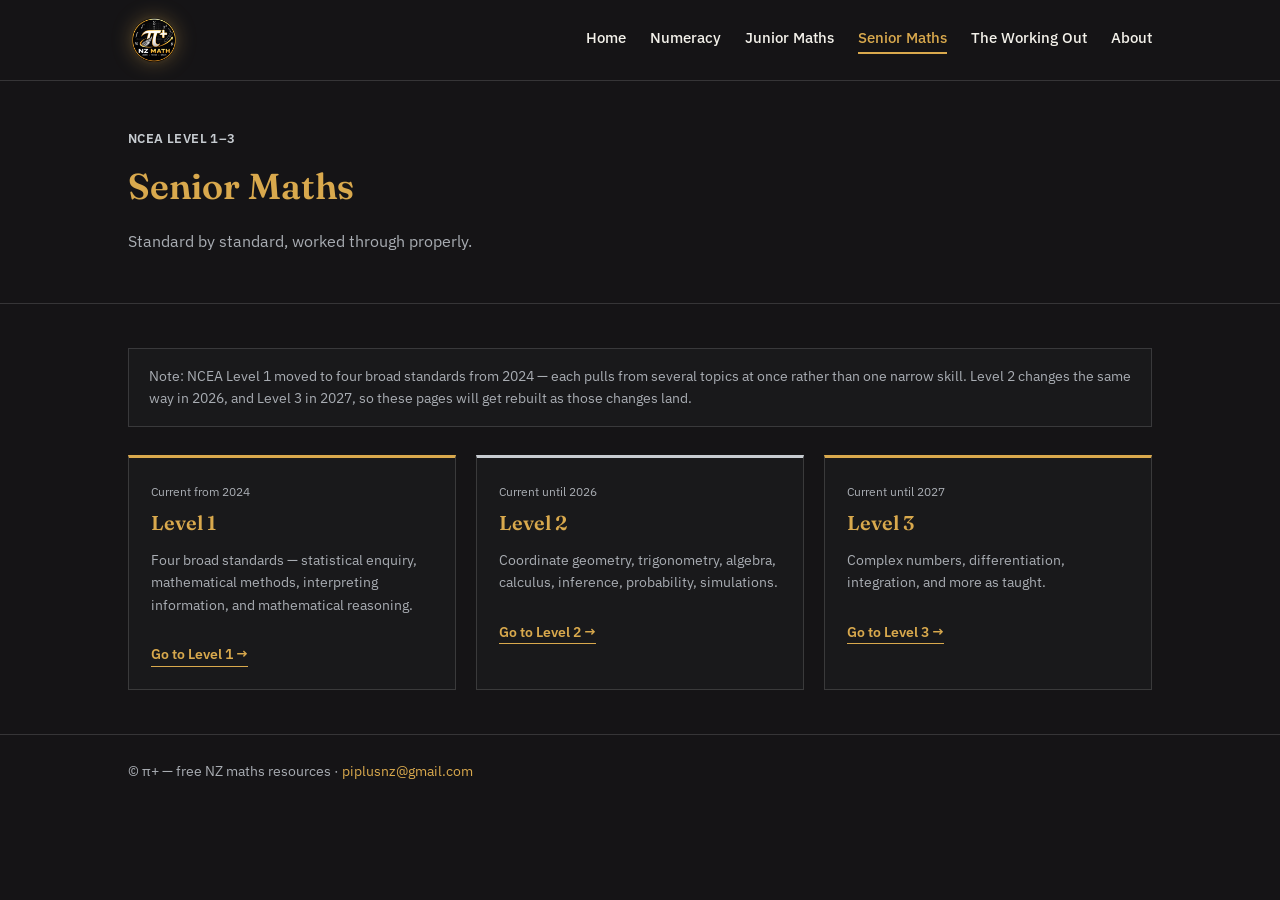
<file: senior-maths.html>
<!DOCTYPE html>
<html lang="en">
<head>
<meta charset="UTF-8">
<meta name="viewport" content="width=device-width, initial-scale=1.0">
<title>Senior Maths — π+</title>
<link rel="stylesheet" href="styles.css">
<link rel="icon" type="image/png" href="favicon-circle.png">
</head>
<body>

<header class="site">
  <div class="topbar">
    <div class="brand"><a href="index.html"><img src="logo-header-circle.png" alt="π+ logo" class="logo-img"></a></div>
    <nav class="primary">
      <a href="index.html">Home</a>
      <a href="numeracy.html">Numeracy</a>
      <a href="junior-maths.html">Junior Maths</a>
      <a href="senior-maths.html" class="active">Senior Maths</a>
      <a href="working-out.html">The Working Out</a>
      <a href="about.html">About</a>
    </nav>
  </div>
</header>

<section class="page-banner">
  <div class="wrap">
    <div class="eyebrow">NCEA Level 1–3</div>
    <h1>Senior Maths</h1>
    <p>Standard by standard, worked through properly.</p>
  </div>
</section>

<section class="content">
  <div class="wrap">
    <div class="note-box">
      Note: NCEA Level 1 moved to four broad standards from 2024 — each pulls from several topics at once rather than one narrow skill. Level 2 changes the same way in 2026, and Level 3 in 2027, so these pages will get rebuilt as those changes land.
    </div>
    <div class="pillar-grid">
      <div class="pillar">
        <div class="kicker">Current from 2024</div>
        <h3>Level 1</h3>
        <p>Four broad standards — statistical enquiry, mathematical methods, interpreting information, and mathematical reasoning.</p>
        <a class="go" href="senior-level1.html">Go to Level 1 →</a>
      </div>
      <div class="pillar senior">
        <div class="kicker">Current until 2026</div>
        <h3>Level 2</h3>
        <p>Coordinate geometry, trigonometry, algebra, calculus, inference, probability, simulations.</p>
        <a class="go" href="senior-level2.html">Go to Level 2 →</a>
      </div>
      <div class="pillar">
        <div class="kicker">Current until 2027</div>
        <h3>Level 3</h3>
        <p>Complex numbers, differentiation, integration, and more as taught.</p>
        <a class="go" href="senior-level3.html">Go to Level 3 →</a>
      </div>
    </div>
  </div>
</section>

<footer>
  <div class="wrap footer-row">
    <div>© π+ — free NZ maths resources · <a href="mailto:piplusnz@gmail.com" style="color:var(--gold);">piplusnz@gmail.com</a></div>
  </div>
</footer>

</body>
</html>
</file>
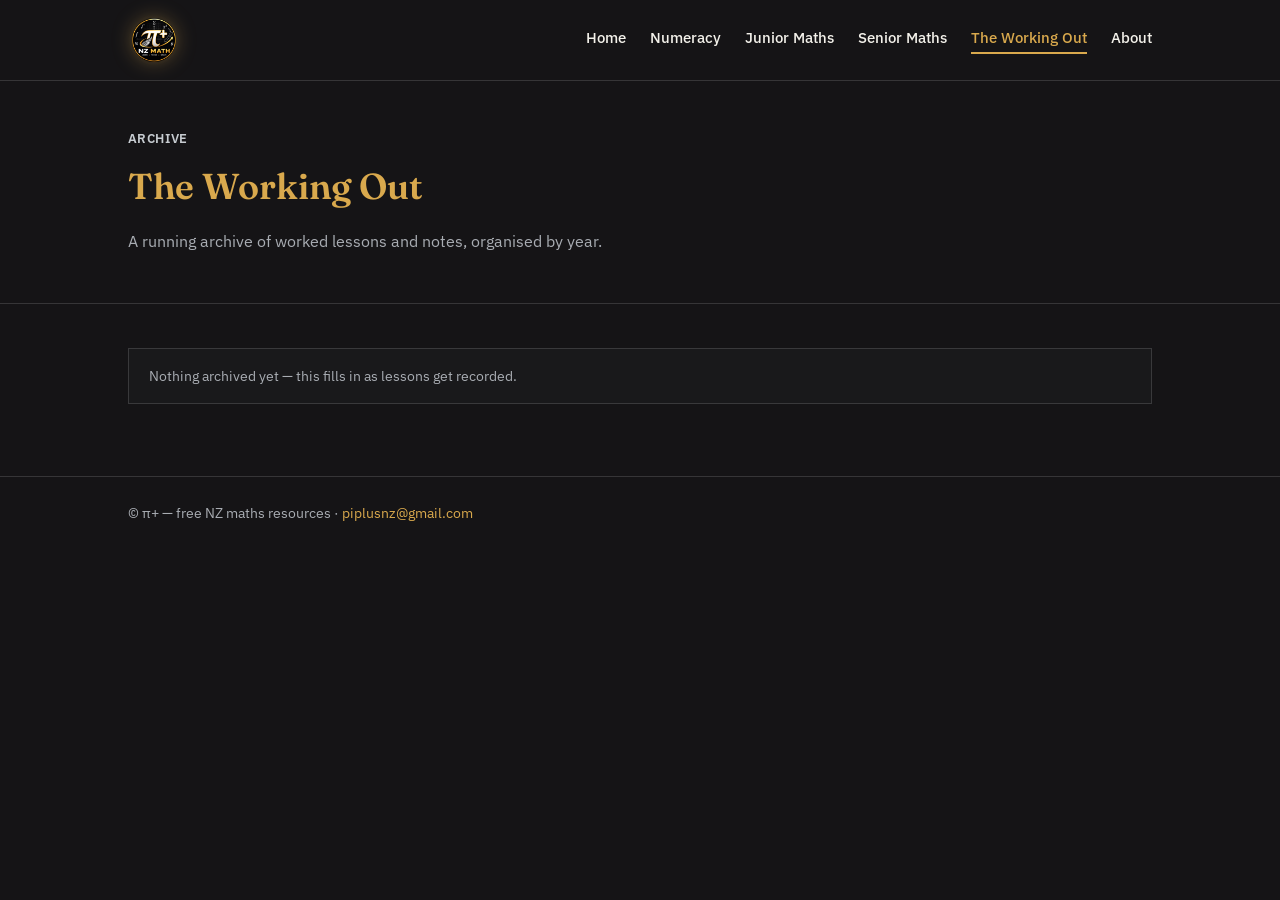
<file: working-out.html>
<!DOCTYPE html>
<html lang="en">
<head>
<meta charset="UTF-8">
<meta name="viewport" content="width=device-width, initial-scale=1.0">
<title>The Working Out — π+</title>
<link rel="stylesheet" href="styles.css">
<link rel="icon" type="image/png" href="favicon-circle.png">
</head>
<body>

<header class="site">
  <div class="topbar">
    <div class="brand"><a href="index.html"><img src="logo-header-circle.png" alt="π+ logo" class="logo-img"></a></div>
    <nav class="primary">
      <a href="index.html">Home</a>
      <a href="numeracy.html">Numeracy</a>
      <a href="junior-maths.html">Junior Maths</a>
      <a href="senior-maths.html">Senior Maths</a>
      <a href="working-out.html" class="active">The Working Out</a>
      <a href="about.html">About</a>
    </nav>
  </div>
</header>

<section class="page-banner">
  <div class="wrap">
    <div class="eyebrow">Archive</div>
    <h1>The Working Out</h1>
    <p>A running archive of worked lessons and notes, organised by year.</p>
  </div>
</section>

<section class="content">
  <div class="wrap">
    <div class="note-box">Nothing archived yet — this fills in as lessons get recorded.</div>
  </div>
</section>

<footer>
  <div class="wrap footer-row">
    <div>© π+ — free NZ maths resources · <a href="mailto:piplusnz@gmail.com" style="color:var(--gold);">piplusnz@gmail.com</a></div>
  </div>
</footer>

</body>
</html>
</file>
<file: styles.css>
@import url('https://fonts.googleapis.com/css2?family=Fraunces:opsz,wght@9..144,400;9..144,600;9..144,700&family=IBM+Plex+Sans:wght@400;500;600&display=swap');

:root{
  --bg:#151416;
  --panel:#19191B;
  --ink:#F3F1EA;
  --muted:#A9ADB3;
  --gold:#D9A94D;
  --silver:#C7CCD1;
  --line: rgba(255,255,255,0.14);
  --radius: 3px;
}
*{box-sizing:border-box;}
html{scroll-behavior:smooth;}
body{
  margin:0;
  background:var(--bg);
  color:var(--ink);
  font-family:'IBM Plex Sans', sans-serif;
  line-height:1.6;
}
h1,h2,h3{
  font-family:'Fraunces', serif;
  font-weight:600;
  margin:0;
  color:var(--gold);
}
a{color:inherit; text-decoration:none;}
.wrap{max-width:1080px; margin:0 auto; padding:0 28px;}

header.site{border-bottom:1px solid var(--line); background:var(--bg);}
.topbar{
  display:flex; align-items:center; justify-content:space-between;
  padding:14px 28px; max-width:1080px; margin:0 auto; flex-wrap:wrap; gap:14px;
}
.brand{display:flex; align-items:center;}
.logo-img{height:44px; width:auto; display:block; filter: drop-shadow(0 0 10px rgba(217,169,77,0.35));}
.brand a{display:inline-flex; padding:4px; border-radius:50%; background:radial-gradient(circle, rgba(217,169,77,0.14), rgba(217,169,77,0) 72%);}
nav.primary{display:flex; gap:24px; font-size:14.5px; font-weight:500; flex-wrap:wrap;}
nav.primary a{padding-bottom:3px; border-bottom:2px solid transparent; color:var(--ink);}
nav.primary a:hover, nav.primary a.active{border-bottom-color:var(--gold); color:var(--gold);}

.page-banner{padding:48px 0 32px; border-bottom:1px solid var(--line);}
.page-banner .eyebrow{font-size:13px; color:var(--silver); font-weight:600; letter-spacing:.03em; text-transform:uppercase;}
.page-banner .eyebrow a{color:var(--silver); border-bottom:1px solid var(--line);}
.page-banner h1{font-size:36px; margin-top:8px;}
.page-banner p{margin-top:14px; font-size:16px; color:var(--muted); max-width:640px;}

.hero{padding:64px 0 52px; border-bottom:1px solid var(--line);}
.hero .grid{display:grid; grid-template-columns: 1.3fr 1fr; gap:48px; align-items:end;}
.hero h1{font-size:42px; line-height:1.15; max-width:520px; color:var(--ink);}
.hero .lede{margin-top:16px; font-size:16.5px; max-width:460px; color:var(--muted);}
.hero .stat-strip{border-left:3px solid var(--gold); padding-left:20px; display:flex; flex-direction:column; gap:14px;}
.hero .stat-strip .row{font-size:14px; color:var(--muted);}
.hero .stat-strip .row b{display:block; font-family:'Fraunces',serif; font-size:21px; color:var(--gold); font-weight:600;}

.cta-row{margin-top:24px; display:flex; gap:14px; flex-wrap:wrap;}
.btn{display:inline-block; padding:11px 20px; font-size:14.5px; font-weight:500; border:1.5px solid var(--gold); border-radius:var(--radius); color:var(--ink);}
.btn.solid{background:var(--gold); color:#0E0E0F; font-weight:600;}
.btn.solid:hover{background:var(--silver); border-color:var(--silver);}
.btn.ghost:hover{border-color:var(--silver); color:var(--silver);}

.pillars{padding:56px 0; border-bottom:1px solid var(--line);}
.pillars .head{max-width:560px; margin-bottom:32px;}
.pillars .head h2{font-size:26px;}
.pillars .head p{color:var(--muted); margin-top:10px; font-size:15px;}
.pillar-grid{display:grid; grid-template-columns:repeat(3,1fr); gap:20px;}
.pillar{background:var(--panel); border:1px solid var(--line); border-top:3px solid var(--gold); padding:24px 22px 22px;}
.pillar.numeracy{border-top-color:var(--gold);}
.pillar.senior{border-top-color:var(--silver);}
.pillar .kicker{font-size:12px; color:var(--muted);}
.pillar h3{font-size:20px; margin-top:6px;}
.pillar p{font-size:14px; color:var(--muted); margin-top:10px;}
.pillar .go{display:inline-block; margin-top:14px; font-size:13.5px; font-weight:600; color:var(--gold); border-bottom:1.5px solid var(--gold);}

.content{padding:44px 0;}
.strand{margin-bottom:40px;}
.strand h2{font-size:22px; border-bottom:2px solid var(--line); padding-bottom:10px; margin-bottom:16px;}
.topic-list{list-style:none; margin:0; padding:0; display:grid; grid-template-columns:repeat(2,1fr); gap:0;}
.topic-list li{padding:11px 0; border-top:1px solid var(--line); font-size:15px; display:flex; align-items:center; gap:10px; color:var(--ink);}
.topic-list li:nth-child(-n+2){border-top:none;}
.topic-list .dot{width:6px; height:6px; border-radius:50%; background:var(--gold); flex-shrink:0;}
.standard{background:var(--panel); border:1px solid var(--line); padding:18px 20px; margin-bottom:12px; border-left:3px solid var(--silver);}
.standard .code{font-family:'Fraunces',serif; font-weight:700; color:var(--silver); font-size:15px;}
.standard p{margin:6px 0 0; font-size:14.5px; color:var(--muted);}
.note-box{background:var(--panel); border:1px solid var(--line); padding:16px 20px; font-size:14px; color:var(--muted); margin-bottom:28px;}

.awards{list-style:none; margin:0; padding:0; font-size:14.5px; color:var(--muted); max-width:520px;}
.awards li{padding:12px 0; border-top:1px solid var(--line); display:flex; gap:14px;}
.awards li:first-child{border-top:none;}
.awards .yr{color:var(--gold); font-weight:600; min-width:70px;}

footer{border-top:1px solid var(--line); padding:26px 0 40px; font-size:13.5px; color:var(--muted);}
.footer-row{display:flex; justify-content:space-between; align-items:center; flex-wrap:wrap; gap:12px;}

@media (max-width:800px){
  .hero .grid{grid-template-columns:1fr;}
  .pillar-grid{grid-template-columns:1fr;}
  .topic-list{grid-template-columns:1fr;}
  .topic-list li:nth-child(-n+2){border-top:1px solid var(--line);}
  .topic-list li:first-child{border-top:none;}
  nav.primary{display:none;}
  .hero h1{font-size:32px;}
}
</file>
